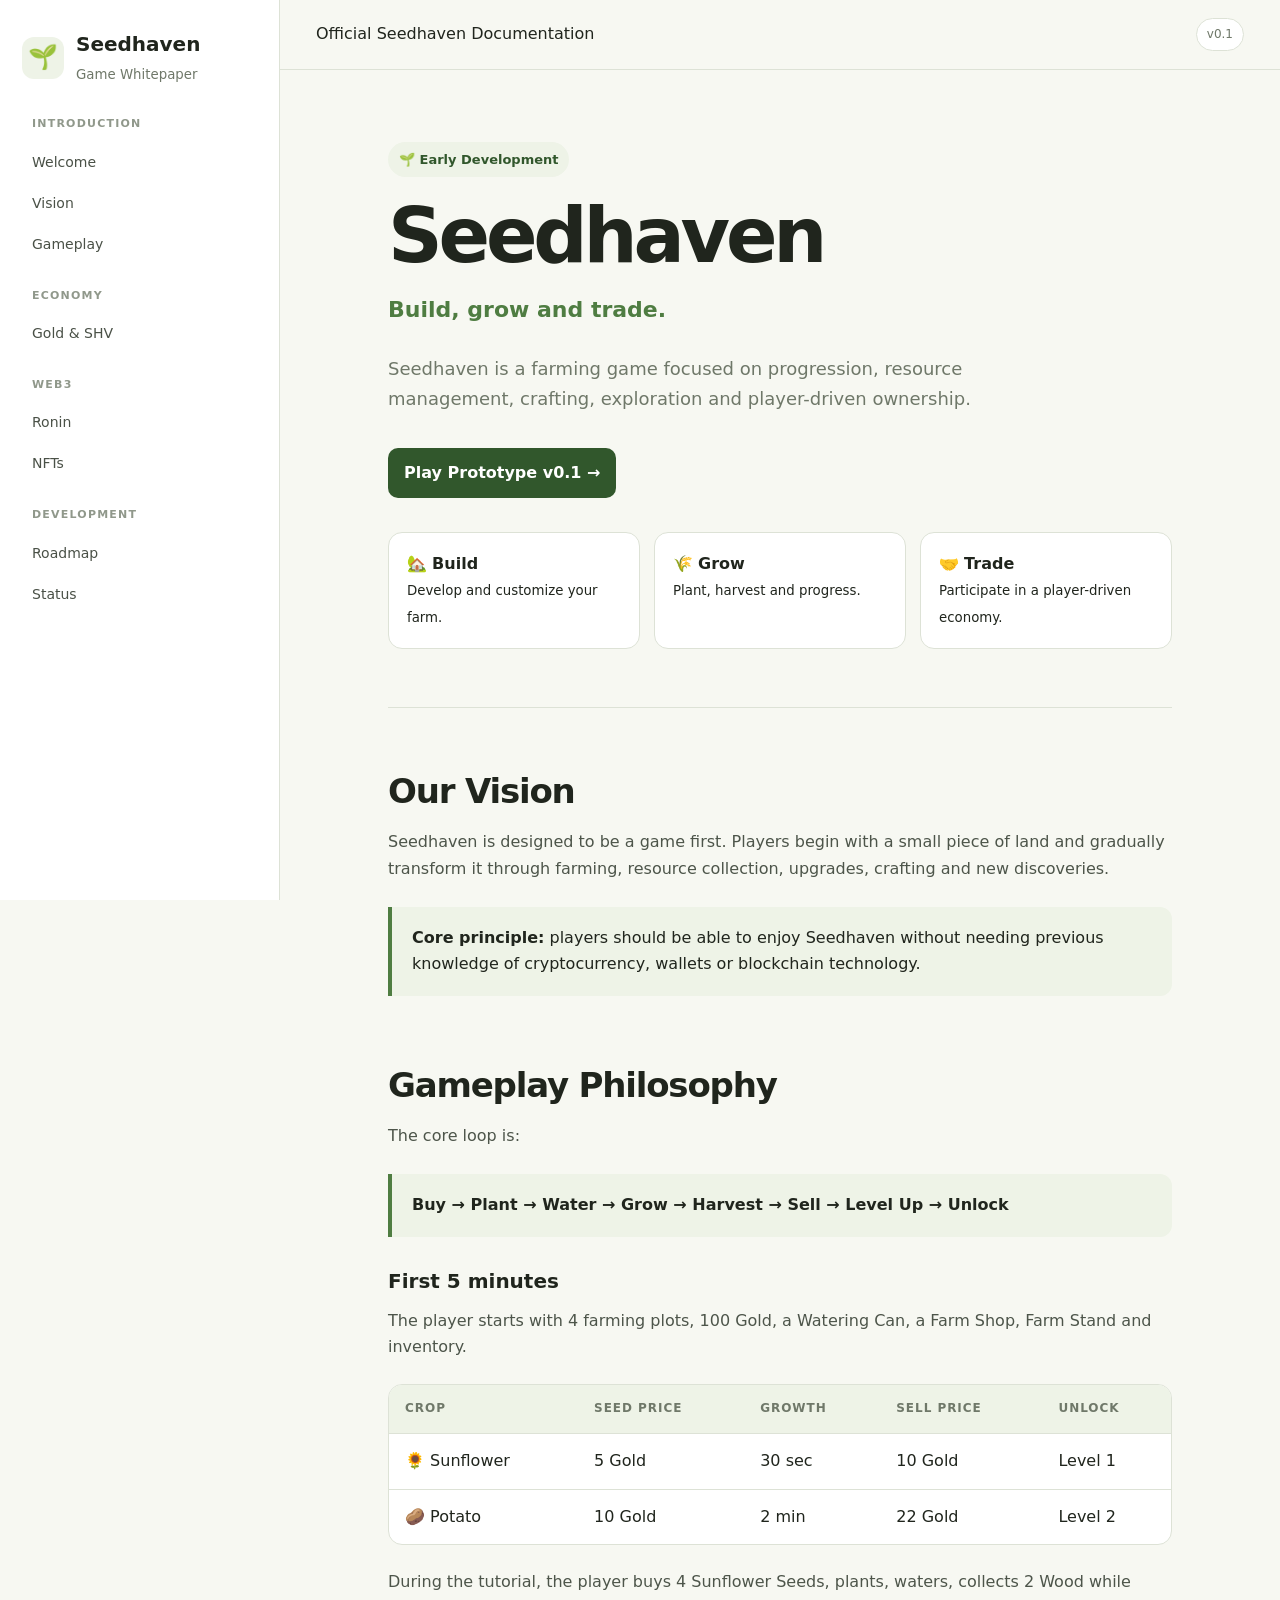
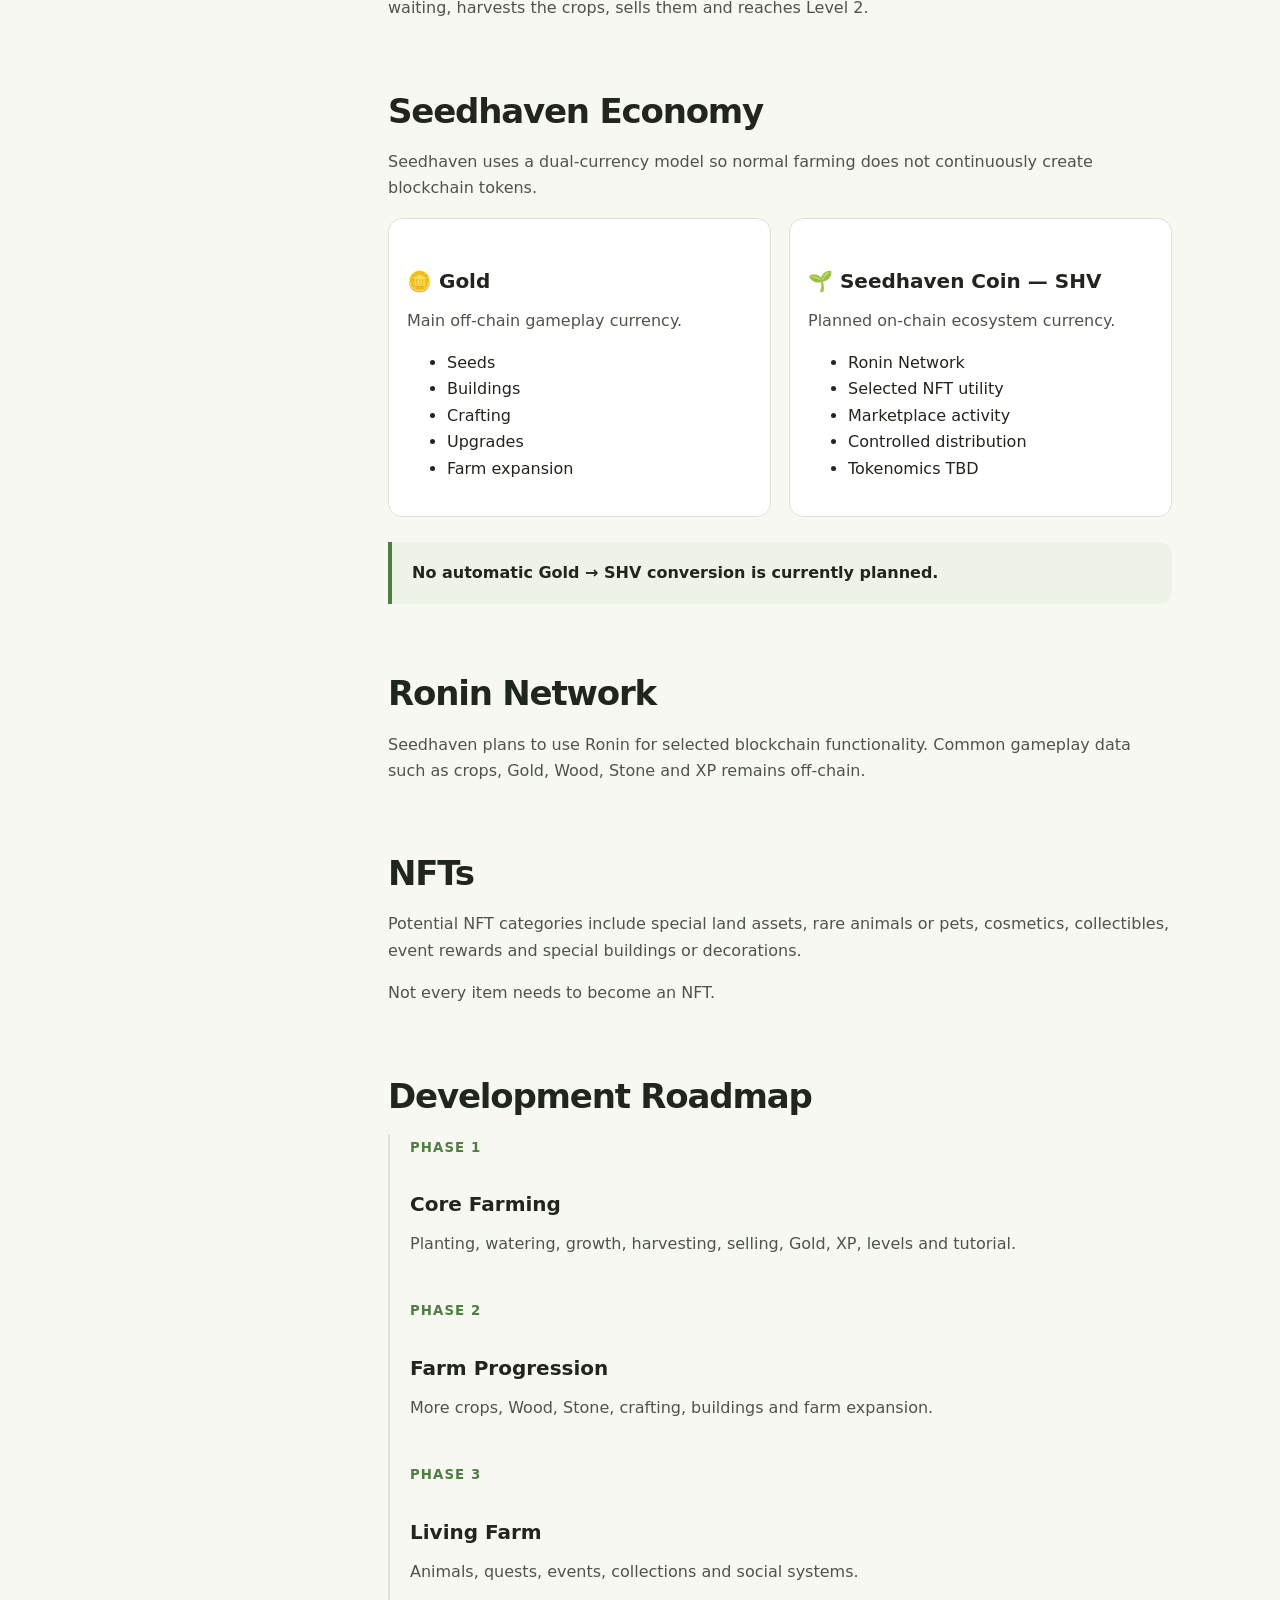
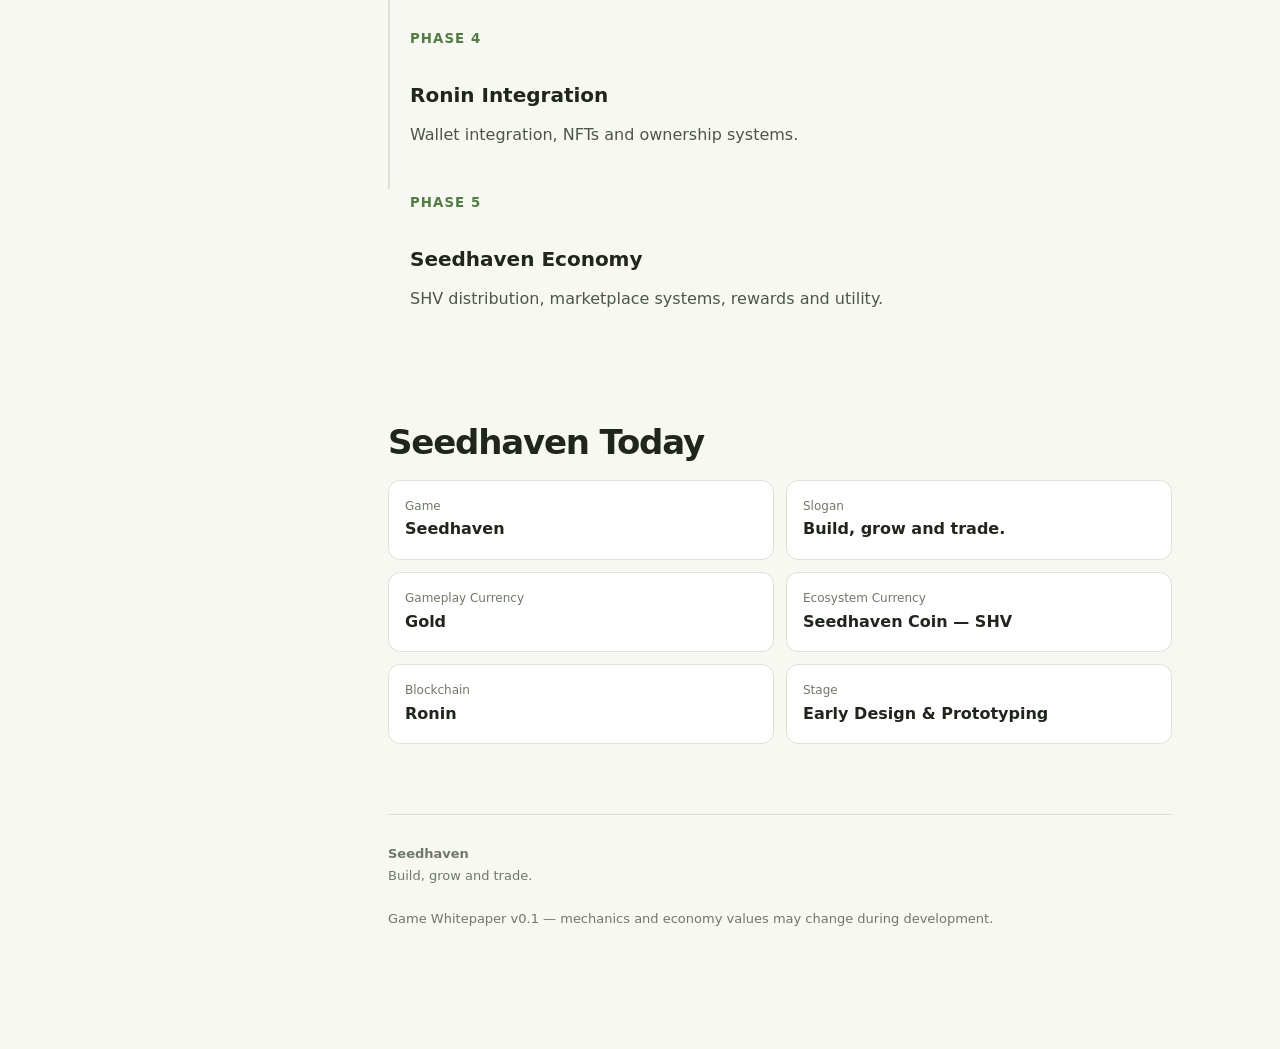
<file: index.html>
<!DOCTYPE html>
<html lang="en">
<head>
  <meta charset="UTF-8" />
  <meta name="viewport" content="width=device-width, initial-scale=1.0" />
  <meta name="description" content="Seedhaven — Build, grow and trade. Official game whitepaper." />
  <title>Seedhaven — Game Whitepaper</title>
  <style>
    :root{
      --bg:#f7f8f2;--surface:#fff;--soft:#eef3e7;--text:#20251d;
      --muted:#6f7869;--border:#dde2d6;--green:#4f7d42;--green2:#31572c;
      --sidebar:280px;--content:860px;
    }
    *{box-sizing:border-box} html{scroll-behavior:smooth}
    body{margin:0;font-family:Inter,ui-sans-serif,system-ui,-apple-system,BlinkMacSystemFont,"Segoe UI",sans-serif;background:var(--bg);color:var(--text);line-height:1.65}
    a{color:inherit;text-decoration:none}
    .layout{display:flex;min-height:100vh}
    .sidebar{width:var(--sidebar);position:fixed;inset:0 auto 0 0;background:var(--surface);border-right:1px solid var(--border);padding:28px 22px;overflow:auto}
    .brand{display:flex;gap:12px;align-items:center;margin-bottom:28px}
    .mark{width:42px;height:42px;border-radius:12px;display:grid;place-items:center;background:var(--soft);font-size:24px}
    .brand strong{display:block;font-size:20px}.brand small{color:var(--muted)}
    .nav-title{margin:22px 10px 8px;font-size:11px;font-weight:800;letter-spacing:.11em;text-transform:uppercase;color:#90988b}
    .nav-link{display:block;padding:9px 10px;border-radius:8px;font-size:14px;color:#4a5147}.nav-link:hover{background:var(--soft);color:var(--green2)}
    .main{width:100%;margin-left:var(--sidebar)}
    .topbar{height:70px;position:sticky;top:0;background:rgba(247,248,242,.94);backdrop-filter:blur(12px);border-bottom:1px solid var(--border);display:flex;align-items:center;justify-content:space-between;padding:0 36px}
    .version{border:1px solid var(--border);background:#fff;padding:6px 10px;border-radius:999px;font-size:12px;color:var(--muted)}
    .content{max-width:var(--content);margin:0 auto;padding:72px 38px 120px}
    .hero{padding-bottom:58px;border-bottom:1px solid var(--border);margin-bottom:64px}
    .eyebrow{display:inline-block;background:var(--soft);color:var(--green2);font-weight:700;font-size:13px;padding:7px 11px;border-radius:999px;margin-bottom:22px}
    h1{font-size:clamp(46px,8vw,76px);line-height:.98;margin:0;letter-spacing:-.055em}
    h2{font-size:34px;line-height:1.15;letter-spacing:-.035em;margin:0 0 18px}
    h3{font-size:20px;margin:28px 0 10px}
    p{color:#4d554a;margin:0 0 16px}
    .tagline{margin-top:18px;font-size:22px;color:var(--green);font-weight:700}
    .hero-desc{max-width:670px;font-size:18px;color:var(--muted);margin-top:26px}
    .grid3{display:grid;grid-template-columns:repeat(3,1fr);gap:14px;margin-top:34px}
    .card,.currency{background:#fff;border:1px solid var(--border);border-radius:14px;padding:18px}
    section{scroll-margin-top:110px;margin-bottom:70px}
    .callout{border-left:4px solid var(--green);background:var(--soft);padding:18px 20px;border-radius:0 12px 12px 0;margin:25px 0}
    .table{overflow:auto;border:1px solid var(--border);border-radius:14px;background:#fff;margin:24px 0}
    table{width:100%;border-collapse:collapse;min-width:600px}
    th,td{padding:14px 16px;text-align:left;border-bottom:1px solid var(--border)} th{background:var(--soft);font-size:12px;text-transform:uppercase;letter-spacing:.08em;color:var(--muted)}
    tr:last-child td{border-bottom:0}
    .currency-grid{display:grid;grid-template-columns:1fr 1fr;gap:18px}
    .timeline .phase{padding:0 0 24px 20px;border-left:2px solid var(--border)}
    .timeline .phase:last-child{border-left-color:transparent}
    .phase small{color:var(--green);font-weight:800;text-transform:uppercase;letter-spacing:.08em}
    .status{display:grid;grid-template-columns:repeat(2,1fr);gap:12px}
    .status div{background:#fff;border:1px solid var(--border);border-radius:12px;padding:16px}.status span{display:block;color:var(--muted);font-size:12px}
    .play-link{display:inline-block;margin-top:18px;background:var(--green2);color:#fff;padding:12px 16px;border-radius:10px;font-weight:700}
    footer{border-top:1px solid var(--border);padding-top:28px;margin-top:70px;color:var(--muted);font-size:13px}
    @media(max-width:900px){.sidebar{display:none}.main{margin-left:0}.content{padding:48px 22px 90px}.topbar{padding:0 20px}}
    @media(max-width:680px){.grid3,.currency-grid,.status{grid-template-columns:1fr}h1{font-size:52px}h2{font-size:29px}}
  </style>
</head>
<body>
<div class="layout">
  <aside class="sidebar">
    <div class="brand"><div class="mark">🌱</div><div><strong>Seedhaven</strong><small>Game Whitepaper</small></div></div>
    <div class="nav-title">Introduction</div>
    <a class="nav-link" href="#welcome">Welcome</a>
    <a class="nav-link" href="#vision">Vision</a>
    <a class="nav-link" href="#gameplay">Gameplay</a>
    <div class="nav-title">Economy</div>
    <a class="nav-link" href="#economy">Gold & SHV</a>
    <div class="nav-title">Web3</div>
    <a class="nav-link" href="#ronin">Ronin</a>
    <a class="nav-link" href="#nfts">NFTs</a>
    <div class="nav-title">Development</div>
    <a class="nav-link" href="#roadmap">Roadmap</a>
    <a class="nav-link" href="#status">Status</a>
  </aside>

  <main class="main">
    <div class="topbar"><span>Official Seedhaven Documentation</span><span class="version">v0.1</span></div>
    <div class="content">
      <section class="hero" id="welcome">
        <div class="eyebrow">🌱 Early Development</div>
        <h1>Seedhaven</h1>
        <div class="tagline">Build, grow and trade.</div>
        <p class="hero-desc">Seedhaven is a farming game focused on progression, resource management, crafting, exploration and player-driven ownership.</p>
        <a class="play-link" href="./game/">Play Prototype v0.1 →</a>
        <div class="grid3">
          <div class="card">🏡 <strong>Build</strong><br><small>Develop and customize your farm.</small></div>
          <div class="card">🌾 <strong>Grow</strong><br><small>Plant, harvest and progress.</small></div>
          <div class="card">🤝 <strong>Trade</strong><br><small>Participate in a player-driven economy.</small></div>
        </div>
      </section>

      <section id="vision">
        <h2>Our Vision</h2>
        <p>Seedhaven is designed to be a game first. Players begin with a small piece of land and gradually transform it through farming, resource collection, upgrades, crafting and new discoveries.</p>
        <div class="callout"><strong>Core principle:</strong> players should be able to enjoy Seedhaven without needing previous knowledge of cryptocurrency, wallets or blockchain technology.</div>
      </section>

      <section id="gameplay">
        <h2>Gameplay Philosophy</h2>
        <p>The core loop is:</p>
        <div class="callout"><strong>Buy → Plant → Water → Grow → Harvest → Sell → Level Up → Unlock</strong></div>

        <h3>First 5 minutes</h3>
        <p>The player starts with 4 farming plots, 100 Gold, a Watering Can, a Farm Shop, Farm Stand and inventory.</p>
        <div class="table">
          <table>
            <thead><tr><th>Crop</th><th>Seed Price</th><th>Growth</th><th>Sell Price</th><th>Unlock</th></tr></thead>
            <tbody>
              <tr><td>🌻 Sunflower</td><td>5 Gold</td><td>30 sec</td><td>10 Gold</td><td>Level 1</td></tr>
              <tr><td>🥔 Potato</td><td>10 Gold</td><td>2 min</td><td>22 Gold</td><td>Level 2</td></tr>
            </tbody>
          </table>
        </div>
        <p>During the tutorial, the player buys 4 Sunflower Seeds, plants, waters, collects 2 Wood while waiting, harvests the crops, sells them and reaches Level 2.</p>
      </section>

      <section id="economy">
        <h2>Seedhaven Economy</h2>
        <p>Seedhaven uses a dual-currency model so normal farming does not continuously create blockchain tokens.</p>
        <div class="currency-grid">
          <div class="currency"><h3>🪙 Gold</h3><p>Main off-chain gameplay currency.</p><ul><li>Seeds</li><li>Buildings</li><li>Crafting</li><li>Upgrades</li><li>Farm expansion</li></ul></div>
          <div class="currency"><h3>🌱 Seedhaven Coin — SHV</h3><p>Planned on-chain ecosystem currency.</p><ul><li>Ronin Network</li><li>Selected NFT utility</li><li>Marketplace activity</li><li>Controlled distribution</li><li>Tokenomics TBD</li></ul></div>
        </div>
        <div class="callout"><strong>No automatic Gold → SHV conversion is currently planned.</strong></div>
      </section>

      <section id="ronin">
        <h2>Ronin Network</h2>
        <p>Seedhaven plans to use Ronin for selected blockchain functionality. Common gameplay data such as crops, Gold, Wood, Stone and XP remains off-chain.</p>
      </section>

      <section id="nfts">
        <h2>NFTs</h2>
        <p>Potential NFT categories include special land assets, rare animals or pets, cosmetics, collectibles, event rewards and special buildings or decorations.</p>
        <p>Not every item needs to become an NFT.</p>
      </section>

      <section id="roadmap">
        <h2>Development Roadmap</h2>
        <div class="timeline">
          <div class="phase"><small>Phase 1</small><h3>Core Farming</h3><p>Planting, watering, growth, harvesting, selling, Gold, XP, levels and tutorial.</p></div>
          <div class="phase"><small>Phase 2</small><h3>Farm Progression</h3><p>More crops, Wood, Stone, crafting, buildings and farm expansion.</p></div>
          <div class="phase"><small>Phase 3</small><h3>Living Farm</h3><p>Animals, quests, events, collections and social systems.</p></div>
          <div class="phase"><small>Phase 4</small><h3>Ronin Integration</h3><p>Wallet integration, NFTs and ownership systems.</p></div>
          <div class="phase"><small>Phase 5</small><h3>Seedhaven Economy</h3><p>SHV distribution, marketplace systems, rewards and utility.</p></div>
        </div>
      </section>

      <section id="status">
        <h2>Seedhaven Today</h2>
        <div class="status">
          <div><span>Game</span><strong>Seedhaven</strong></div>
          <div><span>Slogan</span><strong>Build, grow and trade.</strong></div>
          <div><span>Gameplay Currency</span><strong>Gold</strong></div>
          <div><span>Ecosystem Currency</span><strong>Seedhaven Coin — SHV</strong></div>
          <div><span>Blockchain</span><strong>Ronin</strong></div>
          <div><span>Stage</span><strong>Early Design & Prototyping</strong></div>
        </div>
      </section>

      <footer>
        <strong>Seedhaven</strong><br>Build, grow and trade.<br><br>
        Game Whitepaper v0.1 — mechanics and economy values may change during development.
      </footer>
    </div>
  </main>
</div>
</body>
</html>
</file>
